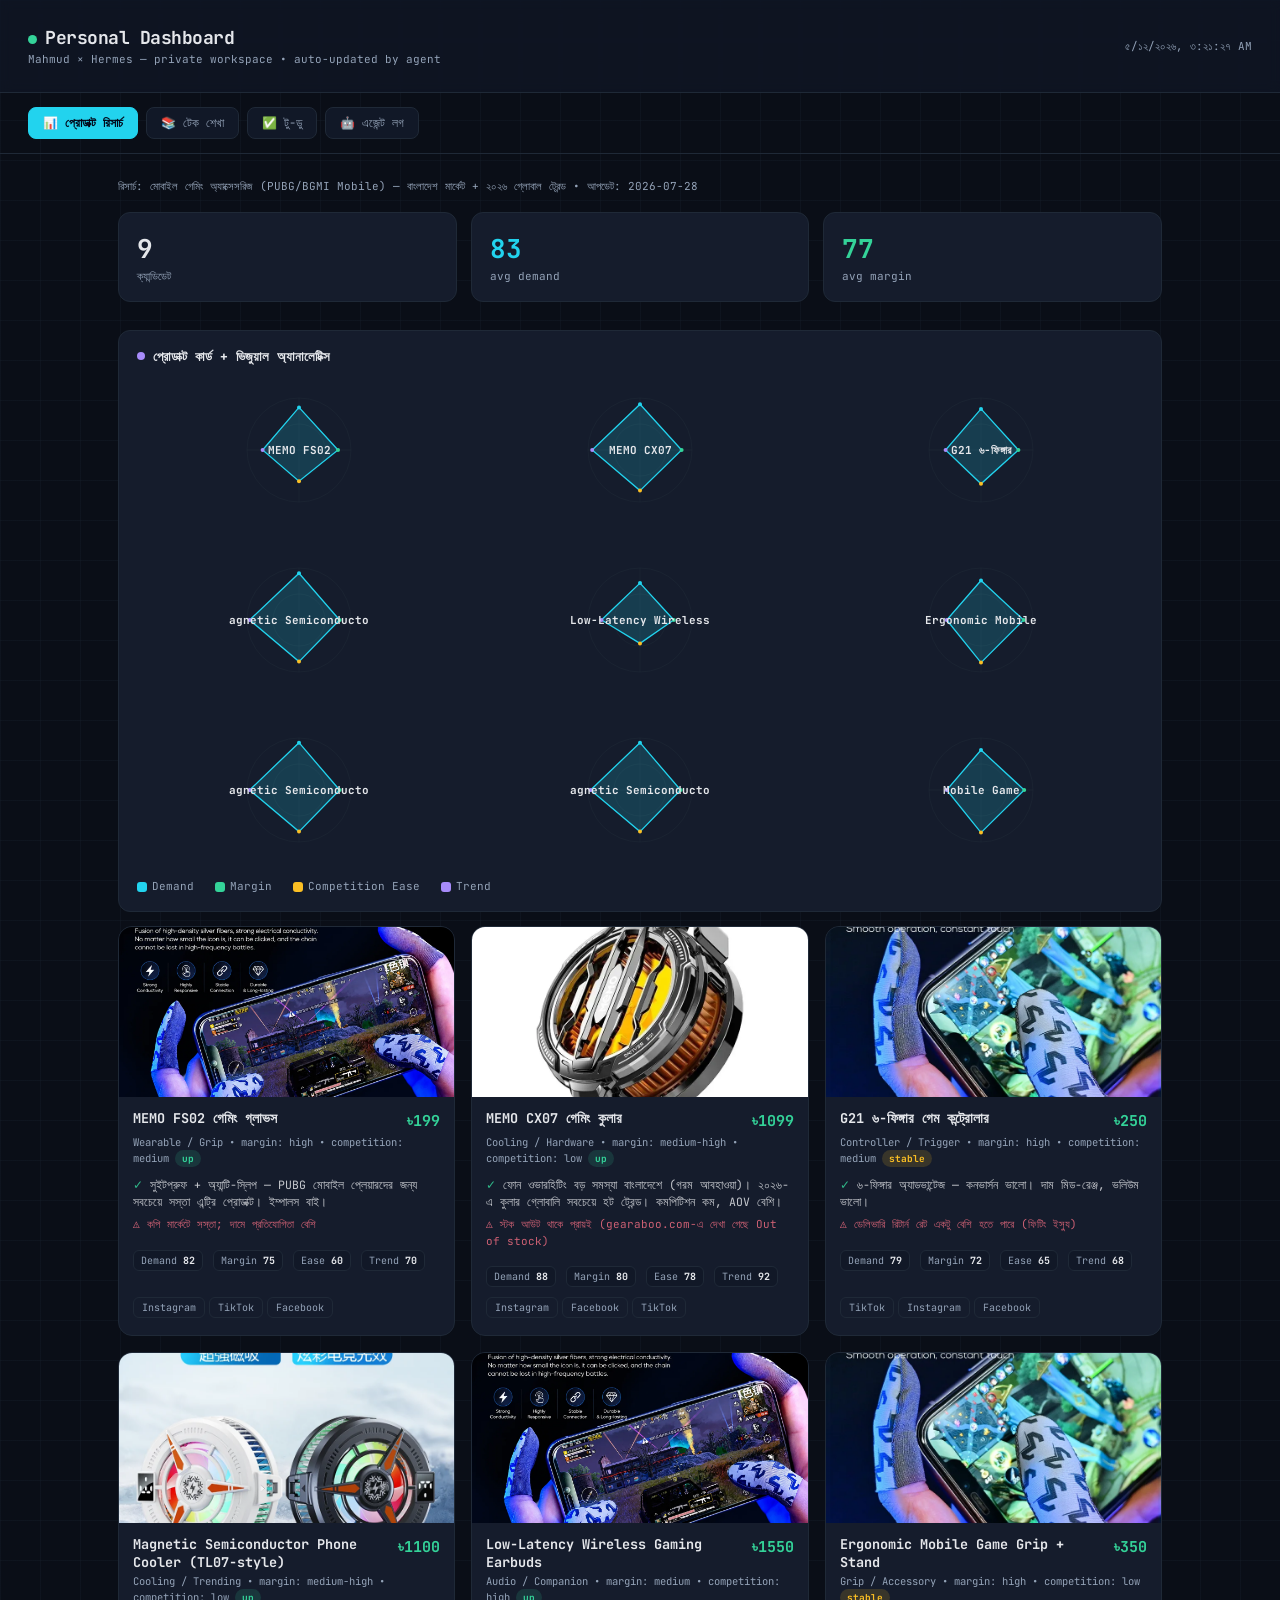
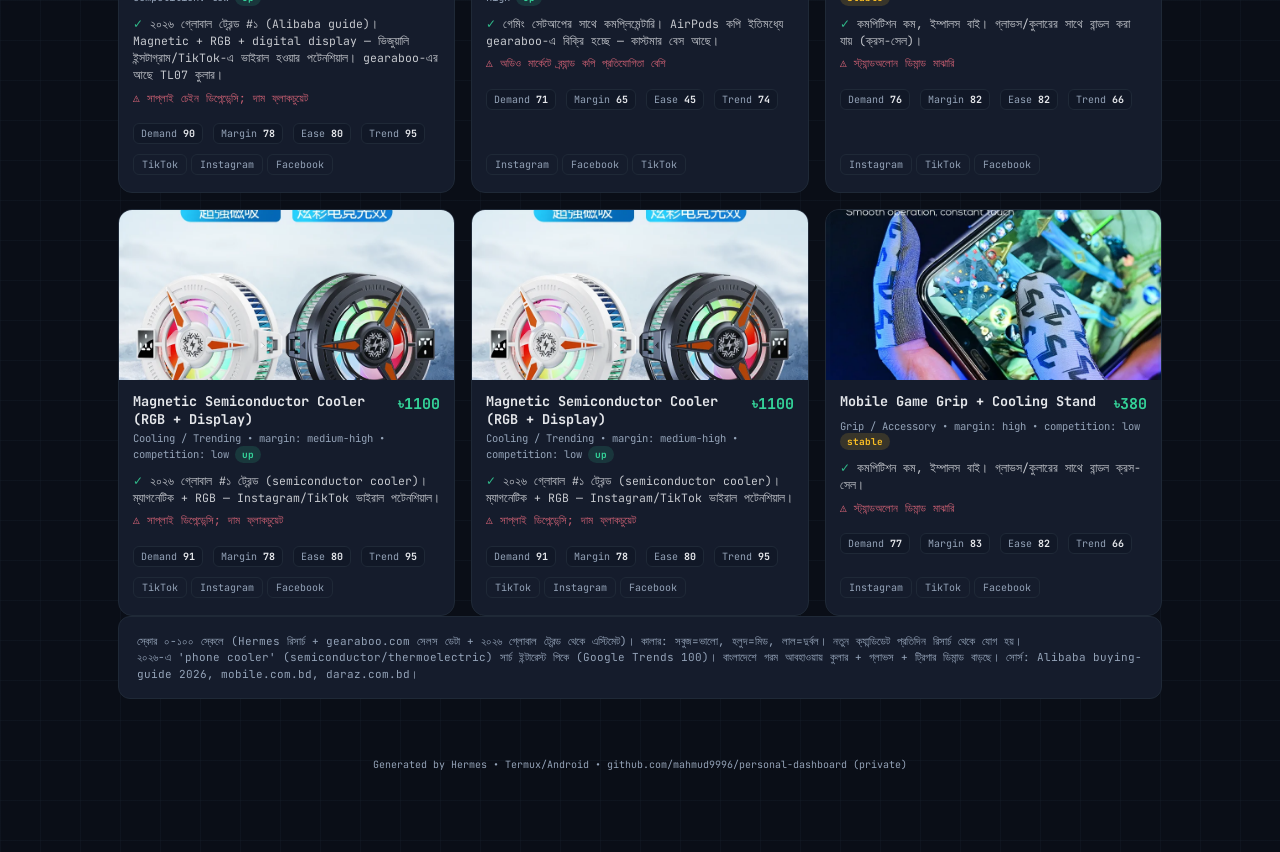
<file: index.html>
<!DOCTYPE html>
<html lang="bn">
<head>
<meta charset="UTF-8">
<meta name="viewport" content="width=device-width, initial-scale=1.0">
<title>Personal Dashboard — Mahmud × Hermes</title>
<link rel="preconnect" href="https://fonts.googleapis.com">
<link href="https://fonts.googleapis.com/css2?family=JetBrains+Mono:wght@400;700&display=swap" rel="stylesheet">
<link rel="stylesheet" href="assets/style.css">
</head>
<body>
<header>
  <div>
    <h1><span class="pulse"></span>Personal Dashboard</h1>
    <div class="sub">Mahmud × Hermes — private workspace • auto-updated by agent</div>
  </div>
  <div class="sub" id="clock"></div>
</header>
<nav>
  <button data-t="products" class="active">📊 প্রোডাক্ট রিসার্চ</button>
  <button data-t="learning">📚 টেক শেখা</button>
  <button data-t="todos">✅ টু-ডু</button>
  <button data-t="activity">🤖 এজেন্ট লগ</button>
</nav>
<main>
  <section id="sec-products" class="active"></section>
  <section id="sec-learning"></section>
  <section id="sec-todos"></section>
  <section id="sec-activity"></section>
</main>
<footer>Generated by Hermes • Termux/Android • github.com/mahmud9996/personal-dashboard (private)</footer>
<script>
  document.querySelectorAll("nav button").forEach(b=>b.onclick=()=>show(b.dataset.t));
  setInterval(()=>{document.getElementById("clock").textContent=new Date().toLocaleString("bn-BD");},1000);
</script>
<script src="assets/app.js"></script>
</body>
</html>
</file>
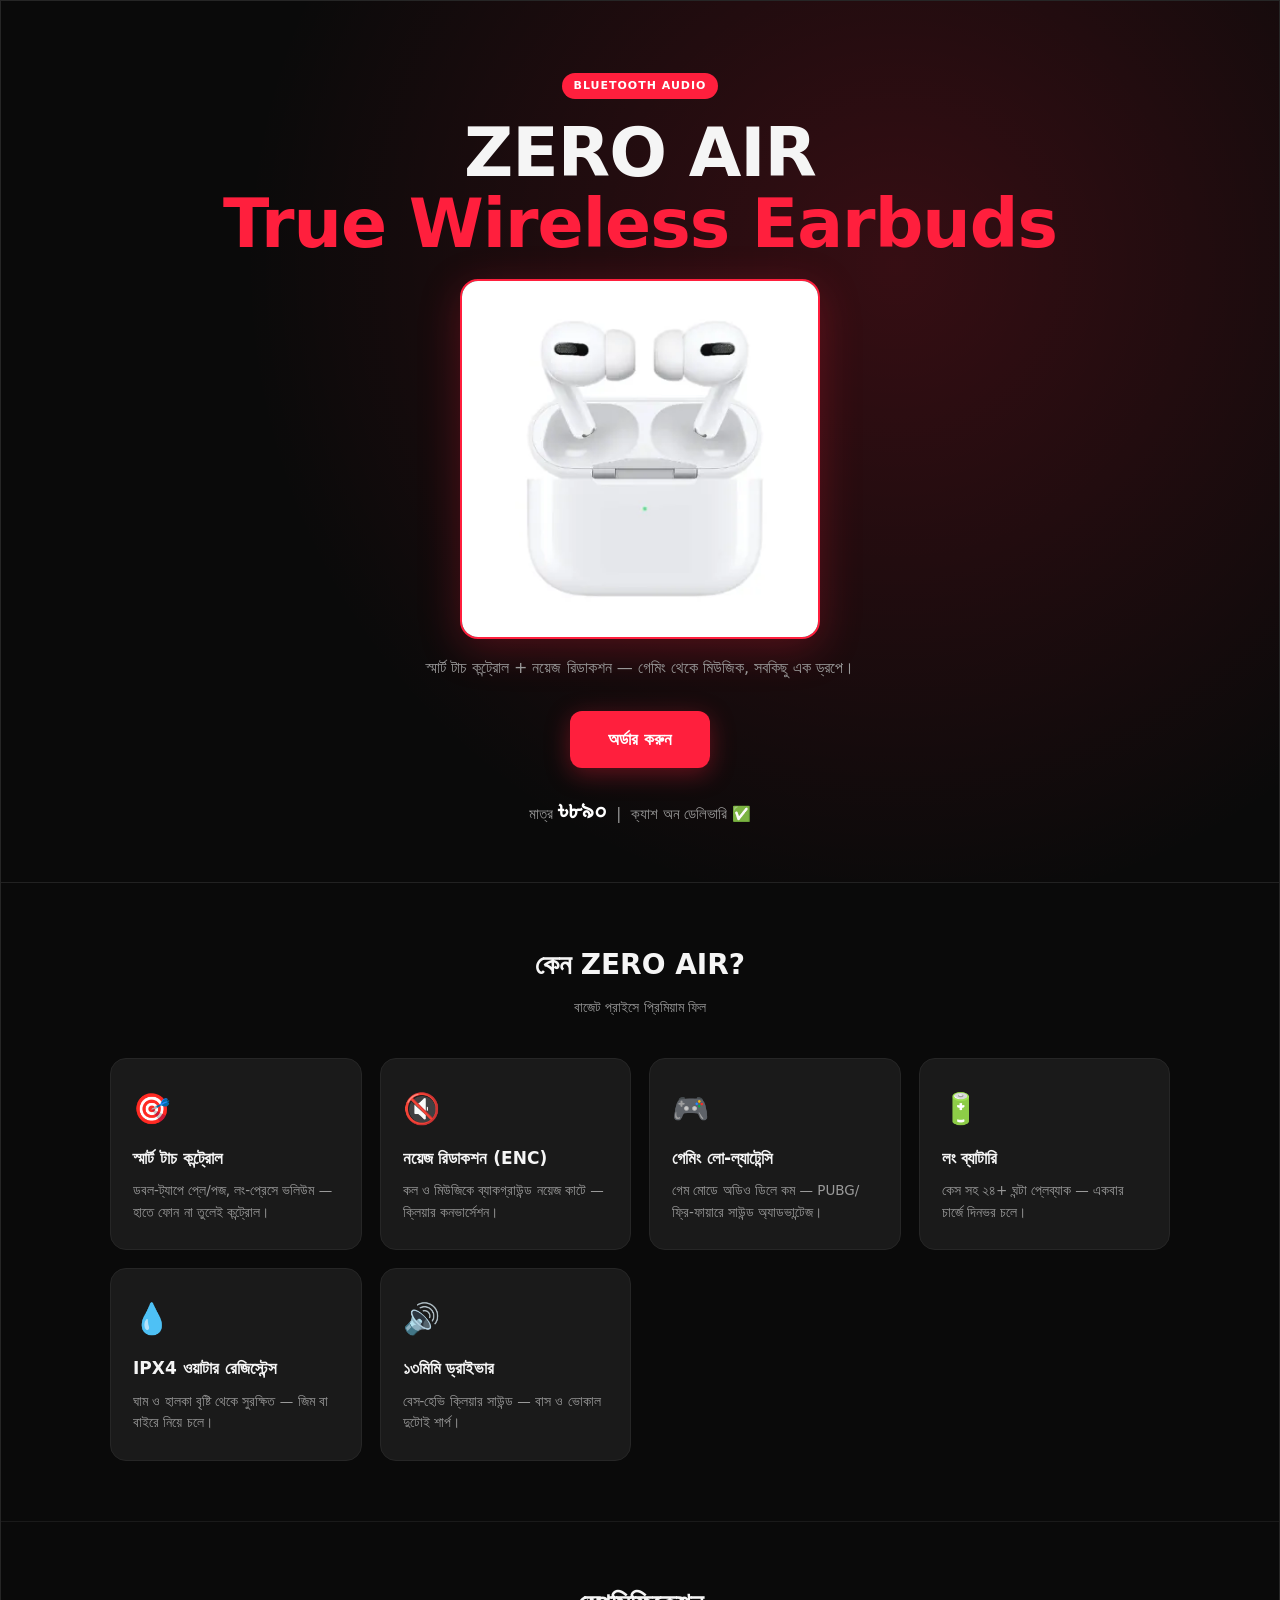
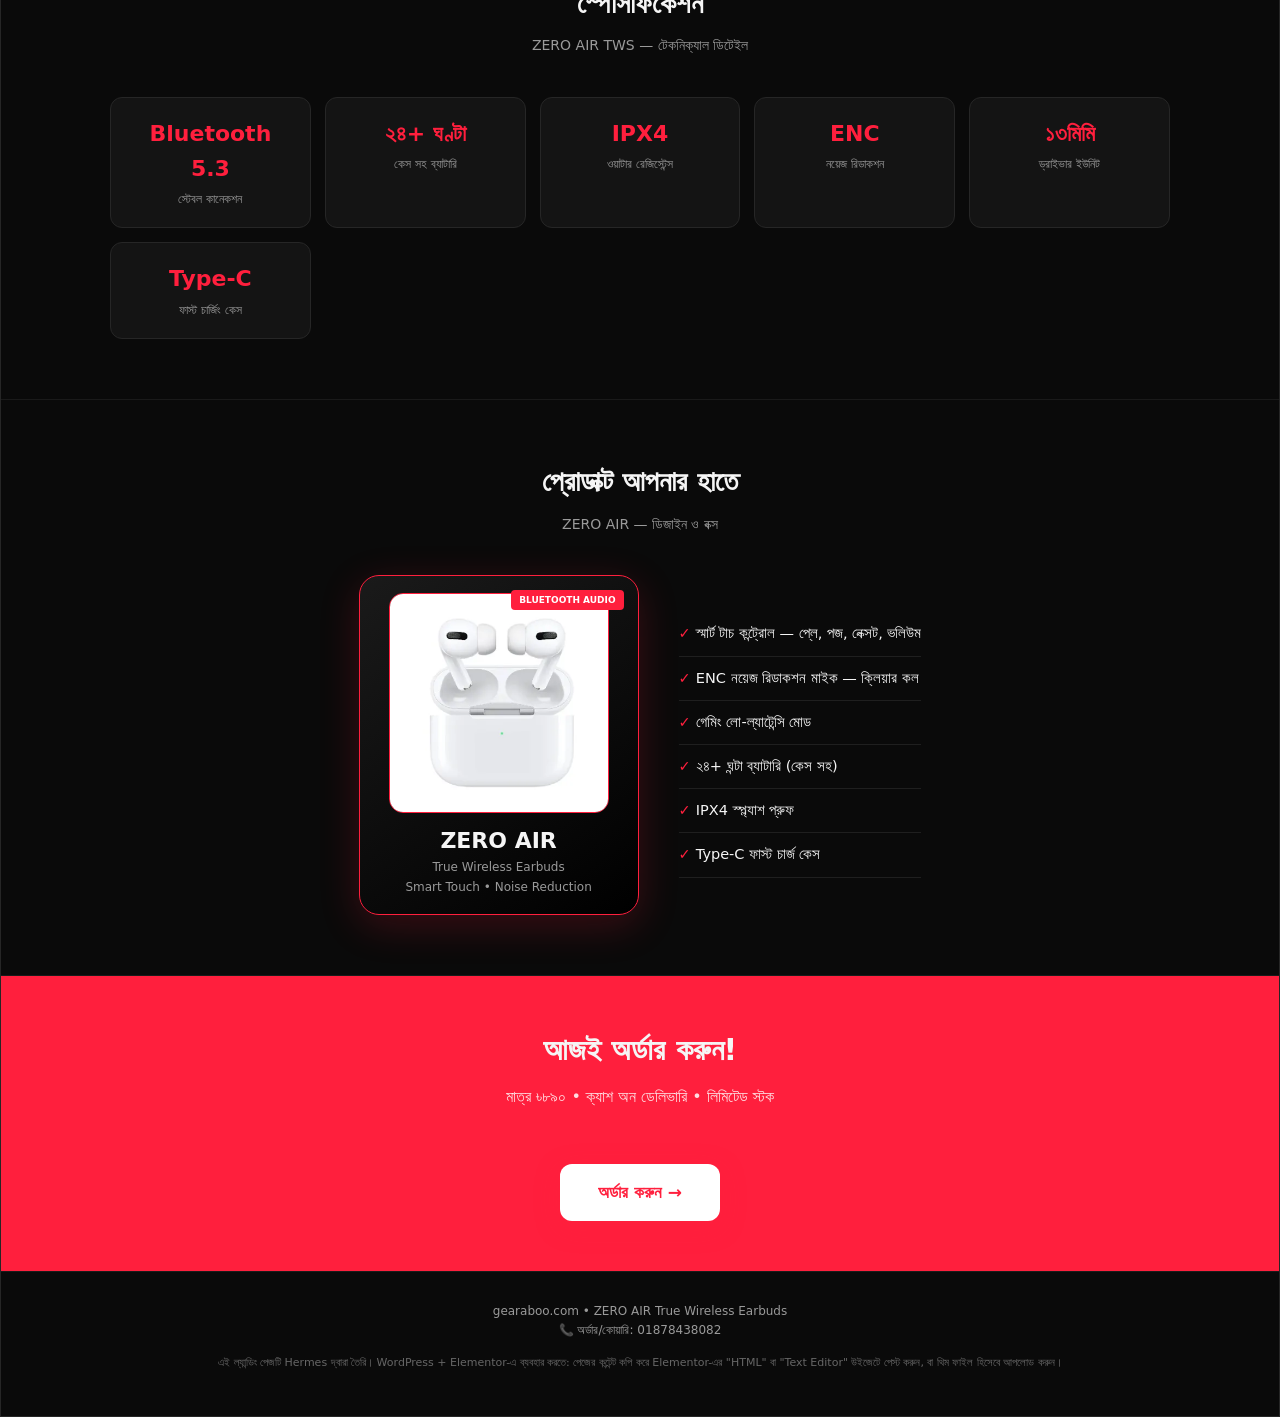
<file: zero-air/index.html>
<!DOCTYPE html>
<html lang="bn">
<head>
<meta charset="UTF-8">
<meta name="viewport" content="width=device-width, initial-scale=1.0">
<title>ZERO AIR — True Wireless Earbuds | gearaboo</title>
<style>
:root{--bg:#0a0a0a;--bg2:#141414;--red:#ff1f3d;--red2:#e60023;--text:#f5f5f5;--muted:#9a9a9a;--card:#1a1a1a;border:1px solid #262626}
*{box-sizing:border-box;margin:0;padding:0}
body{background:var(--bg);color:var(--text);font-family:'Segoe UI',Roboto,system-ui,sans-serif;line-height:1.6}
.wrap{max-width:1100px;margin:0 auto;padding:0 20px}
/* HERO */
.hero{background:radial-gradient(circle at 70% 30%,rgba(255,31,61,.18),transparent 60%),var(--bg);padding:70px 0 50px;text-align:center;border-bottom:1px solid #222}
.badge{display:inline-block;background:var(--red);color:#fff;font-size:11px;font-weight:700;padding:4px 12px;border-radius:99px;letter-spacing:1px;margin-bottom:18px}
.hero h1{font-size:clamp(34px,7vw,68px);font-weight:800;letter-spacing:-1px;line-height:1.05}
.hero h1 .accent{color:var(--red)}
.hero p{color:var(--muted);max-width:560px;margin:16px auto 0;font-size:16px}
.cta{display:inline-block;background:var(--red);color:#fff;text-decoration:none;font-weight:700;font-size:17px;padding:15px 38px;border-radius:12px;margin-top:30px;transition:.2s;box-shadow:0 6px 24px rgba(255,31,61,.35)}
.cta:hover{background:var(--red2);transform:translateY(-2px)}
.price-tag{margin-top:22px;font-size:15px;color:var(--muted)}
.price-tag b{color:#fff;font-size:26px}
/* SECTION */
section{padding:60px 0;border-bottom:1px solid #1a1a1a}
.sec-title{text-align:center;font-size:28px;font-weight:800;margin-bottom:8px}
.sec-sub{text-align:center;color:var(--muted);margin-bottom:40px;font-size:14px}
/* FEATURES GRID */
.feat-grid{display:grid;grid-template-columns:repeat(auto-fit,minmax(240px,1fr));gap:18px}
.feat{background:var(--card);border:1px solid #262626;border-radius:16px;padding:26px 22px;transition:.2s}
.feat:hover{border-color:var(--red);transform:translateY(-3px)}
.feat .ic{font-size:30px;margin-bottom:12px}
.feat h3{font-size:17px;margin-bottom:8px}
.feat p{color:var(--muted);font-size:13.5px}
/* SPECS */
.spec-grid{display:grid;grid-template-columns:repeat(auto-fit,minmax(200px,1fr));gap:14px}
.spec{background:var(--bg2);border:1px solid #262626;border-radius:12px;padding:18px;text-align:center}
.spec .v{font-size:22px;font-weight:800;color:var(--red)}
.spec .l{font-size:12px;color:var(--muted);margin-top:4px}
/* PRODUCT SHOWCASE */
.showcase{display:flex;gap:40px;align-items:center;flex-wrap:wrap;justify-content:center}
.box{width:280px;height:340px;background:linear-gradient(145deg,#1a1a1a,#000);border:1px solid var(--red);border-radius:20px;display:flex;flex-direction:column;align-items:center;justify-content:center;position:relative;box-shadow:0 10px 40px rgba(255,31,61,.2)}
.box .ba{badge-style:position:absolute;top:14px;right:14px;background:var(--red);color:#fff;font-size:9px;font-weight:700;padding:3px 8px;border-radius:4px}
.box .name{font-size:22px;font-weight:800;margin-top:10px}
.box .sub{color:var(--muted);font-size:12px;text-align:center;padding:0 20px}
.bullets{max-width:420px}
.bullets li{list-style:none;padding:10px 0;border-bottom:1px solid #1f1f1f;font-size:14.5px}
.bullets li::before{content:"✓ ";color:var(--red);font-weight:800}
/* CTA BANNER */
.banner{background:var(--red);text-align:center;padding:50px 20px}
.banner h2{font-size:30px;font-weight:800;margin-bottom:10px}
.banner p{color:rgba(255,255,255,.85);margin-bottom:24px}
.banner .cta{background:#fff;color:var(--red)}
/* FOOTER */
footer{text-align:center;padding:30px;color:var(--muted);font-size:12px}
.note{font-size:11px;color:#666;text-align:center;padding:14px}
</style>
</head>
<body>

<!-- HERO -->
<section class="hero">
  <div class="wrap">
    <span class="badge">BLUETOOTH AUDIO</span>
    <h1>ZERO AIR<br><span class="accent">True Wireless Earbuds</span></h1>
    <img src="zero-air-real.jpg" alt="ZERO AIR True Wireless Earbuds" style="width:min(360px,85%);margin:20px auto 0;display:block;border-radius:18px;border:2px solid var(--red);box-shadow:0 10px 40px rgba(255,31,61,.25)">
    <p>স্মার্ট টাচ কন্ট্রোল + নয়েজ রিডাকশন — গেমিং থেকে মিউজিক, সবকিছু এক ড্রপে।</p>
    <a class="cta" href="https://wa.me/8801878438082?text=আমি ZERO AIR True Wireless Earbuds অর্ডার করতে চাই। দাম ও স্টক জানতে চাই।" target="_blank">অর্ডার করুন</a>
    <div class="price-tag">মাত্র <b>৳৮৯০</b> &nbsp;|&nbsp; ক্যাশ অন ডেলিভারি ✅</div>
  </div>
</section>

<!-- FEATURES -->
<section>
  <div class="wrap">
    <h2 class="sec-title">কেন ZERO AIR?</h2>
    <p class="sec-sub">বাজেট প্রাইসে প্রিমিয়াম ফিল</p>
    <div class="feat-grid">
      <div class="feat"><div class="ic">🎯</div><h3>স্মার্ট টাচ কন্ট্রোল</h3><p>ডবল-ট্যাপে প্লে/পজ, লং-প্রেসে ভলিউম — হাতে ফোন না তুলেই কন্ট্রোল।</p></div>
      <div class="feat"><div class="ic">🔇</div><h3>নয়েজ রিডাকশন (ENC)</h3><p>কল ও মিউজিকে ব্যাকগ্রাউন্ড নয়েজ কাটে — ক্লিয়ার কনভার্সেশন।</p></div>
      <div class="feat"><div class="ic">🎮</div><h3>গেমিং লো-ল্যাটেন্সি</h3><p>গেম মোডে অডিও ডিলে কম — PUBG/ফ্রি-ফায়ারে সাউন্ড অ্যাডভান্টেজ।</p></div>
      <div class="feat"><div class="ic">🔋</div><h3>লং ব্যাটারি</h3><p>কেস সহ ২৪+ ঘন্টা প্লেব্যাক — একবার চার্জে দিনভর চলে।</p></div>
      <div class="feat"><div class="ic">💧</div><h3>IPX4 ওয়াটার রেজিস্টেন্স</h3><p>ঘাম ও হালকা বৃষ্টি থেকে সুরক্ষিত — জিম বা বাইরে নিয়ে চলে।</p></div>
      <div class="feat"><div class="ic">🔊</div><h3>১৩মিমি ড্রাইভার</h3><p>বেস-হেভি ক্লিয়ার সাউন্ড — বাস ও ভোকাল দুটোই শার্প।</p></div>
    </div>
  </div>
</section>

<!-- SPECS -->
<section>
  <div class="wrap">
    <h2 class="sec-title">স্পেসিফিকেশন</h2>
    <p class="sec-sub">ZERO AIR TWS — টেকনিক্যাল ডিটেইল</p>
    <div class="spec-grid">
      <div class="spec"><div class="v">Bluetooth 5.3</div><div class="l">স্টেবল কানেকশন</div></div>
      <div class="spec"><div class="v">২৪+ ঘণ্টা</div><div class="l">কেস সহ ব্যাটারি</div></div>
      <div class="spec"><div class="v">IPX4</div><div class="l">ওয়াটার রেজিস্টেন্স</div></div>
      <div class="spec"><div class="v">ENC</div><div class="l">নয়েজ রিডাকশন</div></div>
      <div class="spec"><div class="v">১৩মিমি</div><div class="l">ড্রাইভার ইউনিট</div></div>
      <div class="spec"><div class="v">Type-C</div><div class="l">ফাস্ট চার্জিং কেস</div></div>
    </div>
  </div>
</section>

<!-- SHOWCASE -->
<section>
  <div class="wrap">
    <h2 class="sec-title">প্রোডাক্ট আপনার হাতে</h2>
    <p class="sec-sub">ZERO AIR — ডিজাইন ও বক্স</p>
    <div class="showcase">
      <div class="box">
        <span style="position:absolute;top:14px;right:14px;background:var(--red);color:#fff;font-size:9px;font-weight:700;padding:3px 8px;border-radius:4px">BLUETOOTH AUDIO</span>
        <img src="zero-air-real.jpg" alt="ZERO AIR" style="width:220px;border-radius:14px;border:1px solid var(--red)">
        <div class="name">ZERO AIR</div>
        <div class="sub">True Wireless Earbuds<br>Smart Touch • Noise Reduction</div>
      </div>
      <ul class="bullets">
        <li>স্মার্ট টাচ কন্ট্রোল — প্লে, পজ, নেক্সট, ভলিউম</li>
        <li>ENC নয়েজ রিডাকশন মাইক — ক্লিয়ার কল</li>
        <li>গেমিং লো-ল্যাটেন্সি মোড</li>
        <li>২৪+ ঘন্টা ব্যাটারি (কেস সহ)</li>
        <li>IPX4 স্প্ল্যাশ প্রুফ</li>
        <li>Type-C ফাস্ট চার্জ কেস</li>
      </ul>
    </div>
  </div>
</section>

<!-- CTA BANNER -->
<section class="banner">
  <h2>আজই অর্ডার করুন!</h2>
  <p>মাত্র ৳৮৯০ • ক্যাশ অন ডেলিভারি • লিমিটেড স্টক</p>
  <a class="cta" href="https://wa.me/8801878438082?text=আমি ZERO AIR True Wireless Earbuds অর্ডার করতে চাই। দাম ও স্টক জানতে চাই।" target="_blank">অর্ডার করুন →</a>
</section>

<footer>
  gearaboo.com • ZERO AIR True Wireless Earbuds<br>
  📞 অর্ডার/কোয়ারি: 01878438082
  <div class="note">এই ল্যান্ডিং পেজটি Hermes দ্বারা তৈরি। WordPress + Elementor-এ ব্যবহার করতে: পেজের কন্টেন্ট কপি করে Elementor-এর "HTML" বা "Text Editor" উইজেটে পেস্ট করুন, বা থিম ফাইল হিসেবে আপলোড করুন।</div>
</footer>

</body>
</html>
</file>
<file: assets/style.css>
:root {
  --bg: #0a0e17;
  --bg2: #111827;
  --card: #151c2c;
  --border: #1f2937;
  --text: #e5e7eb;
  --muted: #94a3b8;
  --cyan: #22d3ee;
  --emerald: #34d399;
  --violet: #a78bfa;
  --amber: #fbbf24;
  --rose: #fb7185;
  --blue: #60a5fa;
}
* { box-sizing: border-box; margin: 0; padding: 0; }
body {
  background: var(--bg);
  background-image: linear-gradient(rgba(31,41,55,0.25) 1px, transparent 1px),
                    linear-gradient(90deg, rgba(31,41,55,0.25) 1px, transparent 1px);
  background-size: 40px 40px;
  color: var(--text);
  font-family: "JetBrains Mono", "Fira Code", ui-monospace, monospace;
  font-size: 14px;
  line-height: 1.5;
  padding: 0 0 60px;
}
header {
  padding: 24px 28px;
  border-bottom: 1px solid var(--border);
  background: rgba(17,24,39,0.7);
  backdrop-filter: blur(6px);
  position: sticky; top: 0; z-index: 10;
  display: flex; align-items: center; justify-content: space-between;
}
header h1 { font-size: 18px; font-weight: 700; letter-spacing: -0.5px; }
.pulse { width: 9px; height: 9px; border-radius: 50%; background: var(--emerald);
  display: inline-block; margin-right: 8px; animation: pulse 1.8s infinite; }
@keyframes pulse { 0%,100%{opacity:1;box-shadow:0 0 0 0 rgba(52,211,153,.5)} 50%{opacity:.6;box-shadow:0 0 0 6px rgba(52,211,153,0)} }
.sub { color: var(--muted); font-size: 11px; }
nav { display: flex; gap: 8px; flex-wrap: wrap; padding: 14px 28px; border-bottom: 1px solid var(--border); }
nav button {
  background: var(--bg2); color: var(--muted); border: 1px solid var(--border);
  padding: 7px 14px; border-radius: 8px; cursor: pointer; font-family: inherit; font-size: 12px;
  transition: .15s;
}
nav button:hover { color: var(--text); border-color: var(--cyan); }
nav button.active { color: #020617; background: var(--cyan); border-color: var(--cyan); font-weight: 700; }
main { padding: 24px 28px; max-width: 1100px; margin: 0 auto; }
section { display: none; animation: fade .25s; }
section.active { display: block; }
@keyframes fade { from{opacity:0;transform:translateY(6px)} to{opacity:1;transform:none} }
h2 { font-size: 15px; margin-bottom: 4px; }
.section-sub { color: var(--muted); font-size: 11px; margin-bottom: 18px; }
.card {
  background: var(--card); border: 1px solid var(--border); border-radius: 12px;
  padding: 16px 18px; margin-bottom: 14px;
}
.card-head { display: flex; align-items: center; gap: 8px; margin-bottom: 10px; }
.dot { width: 8px; height: 8px; border-radius: 50%; }
.cyan{background:var(--cyan)} .emerald{background:var(--emerald)} .violet{background:var(--violet)}
.amber{background:var(--amber)} .rose{background:var(--rose)} .blue{background:var(--blue)}
.grid2 { display: grid; grid-template-columns: 1fr 1fr; gap: 14px; }
.grid3 { display: grid; grid-template-columns: repeat(3,1fr); gap: 14px; }
@media(max-width:760px){ .grid2,.grid3{grid-template-columns:1fr} }
.tag { display:inline-block; font-size:10px; padding:2px 8px; border-radius:6px; margin:2px 4px 2px 0; border:1px solid var(--border); color:var(--muted); }
.pill { font-size: 10px; padding: 2px 8px; border-radius: 99px; font-weight: 700; }
.pill.up{background:rgba(52,211,153,.15);color:var(--emerald)}
.pill.down{background:rgba(251,113,133,.15);color:var(--rose)}
.pill.stable{background:rgba(251,191,36,.15);color:var(--amber)}
/* bars */
.bar-row { display:flex; align-items:center; gap:10px; margin:7px 0; font-size:12px; }
.bar-label { width: 110px; color: var(--muted); flex-shrink:0; }
.bar-track { flex:1; background: var(--bg2); border-radius:6px; height:14px; overflow:hidden; }
.bar-fill { height:100%; border-radius:6px; transition: width .6s; }
/* radar */
.radar-wrap { display:flex; gap:18px; flex-wrap:wrap; align-items:center; }
.legend { font-size:11px; color:var(--muted); }
.legend span{display:inline-block;width:10px;height:10px;border-radius:3px;margin-right:5px;vertical-align:middle}
/* todo */
.todo-item { display:flex; align-items:flex-start; gap:10px; padding:10px 0; border-bottom:1px solid var(--border); }
.todo-item:last-child{border-bottom:none}
.todo-check { width:18px;height:18px;border-radius:5px;border:1px solid var(--border);margin-top:2px;flex-shrink:0;display:flex;align-items:center;justify-content:center;font-size:12px; }
.todo-done{background:var(--emerald);border-color:var(--emerald);color:#020617}
.prio-high{color:var(--rose)} .prio-medium{color:var(--amber)} .prio-low{color:var(--muted)}
/* activity log */
.log-entry { border-left: 2px solid var(--border); padding: 4px 0 16px 16px; margin-left: 4px; }
.log-entry .when { color: var(--cyan); font-size:11px; }
.log-q { color: var(--muted); font-size:11px; margin-top:3px; }
.log-a { margin-top:2px; }
.log-a b { color: var(--emerald); }
.kpi { font-size: 26px; font-weight: 700; }
.kpi-sub { font-size: 11px; color: var(--muted); }
/* product cards */
.prod-grid { display:grid; grid-template-columns:repeat(auto-fill,minmax(260px,1fr)); gap:16px; }
.prod-card { background:var(--card); border:1px solid var(--border); border-radius:14px; overflow:hidden; transition:.18s; display:flex; flex-direction:column; }
.prod-card:hover { border-color:var(--cyan); transform:translateY(-3px); box-shadow:0 8px 24px rgba(34,211,238,.08); }
.prod-img { width:100%; height:170px; object-fit:cover; background:var(--bg2); display:block; }
.prod-body { padding:13px 14px 15px; flex:1; display:flex; flex-direction:column; }
.prod-top { display:flex; justify-content:space-between; align-items:flex-start; gap:8px; }
.prod-name { font-size:13.5px; font-weight:700; line-height:1.3; }
.prod-price { font-size:15px; font-weight:700; color:var(--emerald); white-space:nowrap; }
.prod-cat { font-size:10.5px; color:var(--muted); margin:3px 0 9px; }
.prod-why { font-size:11.5px; color:var(--text); opacity:.85; margin-bottom:6px; }
.prod-risk { font-size:11px; color:var(--rose); opacity:.8; margin-bottom:9px; }
.prod-chips { margin-top:auto; }
.score-mini { display:flex; gap:10px; margin:8px 0; flex-wrap:wrap; }
.score-chip { font-size:10px; background:var(--bg2); border:1px solid var(--border); border-radius:6px; padding:2px 7px; color:var(--muted); }
.score-chip b { color:var(--text); }
.badge-trend { font-size:9.5px; padding:2px 7px; border-radius:99px; font-weight:700; }
.b-up{background:rgba(52,211,153,.15);color:var(--emerald)} .b-down{background:rgba(251,113,133,.15);color:var(--rose)} .b-stable{background:rgba(251,191,36,.15);color:var(--amber)}
@media(max-width:600px){ .prod-grid{grid-template-columns:1fr 1fr} }
@media(max-width:420px){ .prod-grid{grid-template-columns:1fr} }
footer { text-align:center; color:var(--muted); font-size:10px; padding:20px; }
</file>
